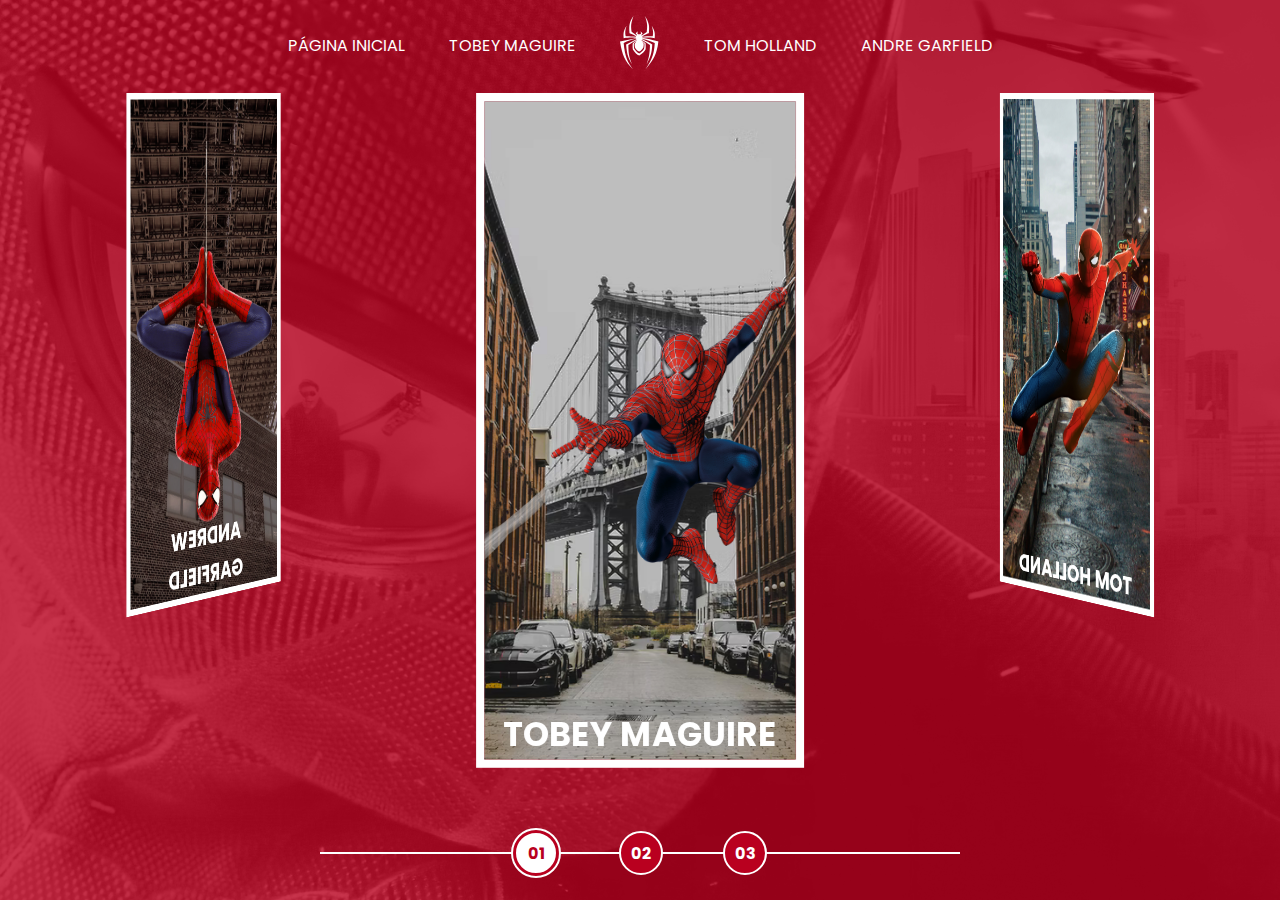
<file: index.html>
<!DOCTYPE html>
<html lang="en">
  <head>
    <meta charset="UTF-8" />
    <meta name="viewport" content="width=device-width, initial-scale=1.0" />

    <link rel="stylesheet" href="../assets/css/home-page-styles.css" />

    <script src="../assets/scripts/script.js"></script>

    <title>Spider-Man | Multiversos</title>
  </head>
  <body>
    <nav class="s-menu">
      <ul>
        <li class="s-menu__item">
          <a href="/">Página Inicial</a>
        </li>
        <li class="s-menu__item">
          <a href="#">Tobey Maguire</a>
        </li>
        <li class="s-menu__item s-menu__icon">
          <img
            src="../assets/Images/icons/spider.svg"
            alt="Spider-Man Multiverso"
          />
        </li>
        <li class="s-menu__item">
          <a href="#">Tom Holland</a>
        </li>
        <li class="s-menu__item">
          <a href="/">Andre Garfield</a>
        </li>
      </ul>
    </nav>
    <div class="s-container">
      <div class="s-cards-carousel" style="transform: translateZ(-40vw) rotateY(0deg);">
        <a href="./pages/tobey-maguire/spiderman1.html" class="s-card" id="spider-man-01">
          <img class="s-card__background" src="../assets/Images/pic-sm-bg-01.jpg" />
          <img class="s-card__image" src="/assets/Images/spider-man-01.png" alt="Tobey Maguire"/>
          <h2 class="s-card__title">Tobey Maguire</h2>
        </a>
        <a href="/pages/tom-holland/" class="s-card" id="spider-man-02">
          <img class="s-card__background" src="../assets/Images/pic-sm-bg-02.jpg" />
          <img class="s-card__image" src="../assets/Images/spider-man-02.png" alt="Tom Holland"/>
          <h2 class="s-card__title">Tom Holland</h2>
        </a>
        <a href="/pages/andrew-garfield/" class="s-card" id="spider-man-03">
          <img class="s-card__background" src="../assets/Images/pic-sm-bg-03.jpg" />
          <img class="s-card__image" src="../assets/Images/spider-man-03.png" alt="Andrew Garfield"/>
          <h2 class="s-card__title">Andrew Garfield</h2>
        </a>
      </div>
    </div>

    <div class="s-controller">
      <div id="1" onclick="selectCarouselItem(this)" class="s-controller__button s-controller__button--active">01</div>
      <div id="2" onclick="selectCarouselItem(this)" class="s-controller__button">02</div>
      <div id="3" onclick="selectCarouselItem(this)" class="s-controller__button">03</div>
      <div class="s-controller__line"></div>
    </div>
  </body>
</html>
</file>
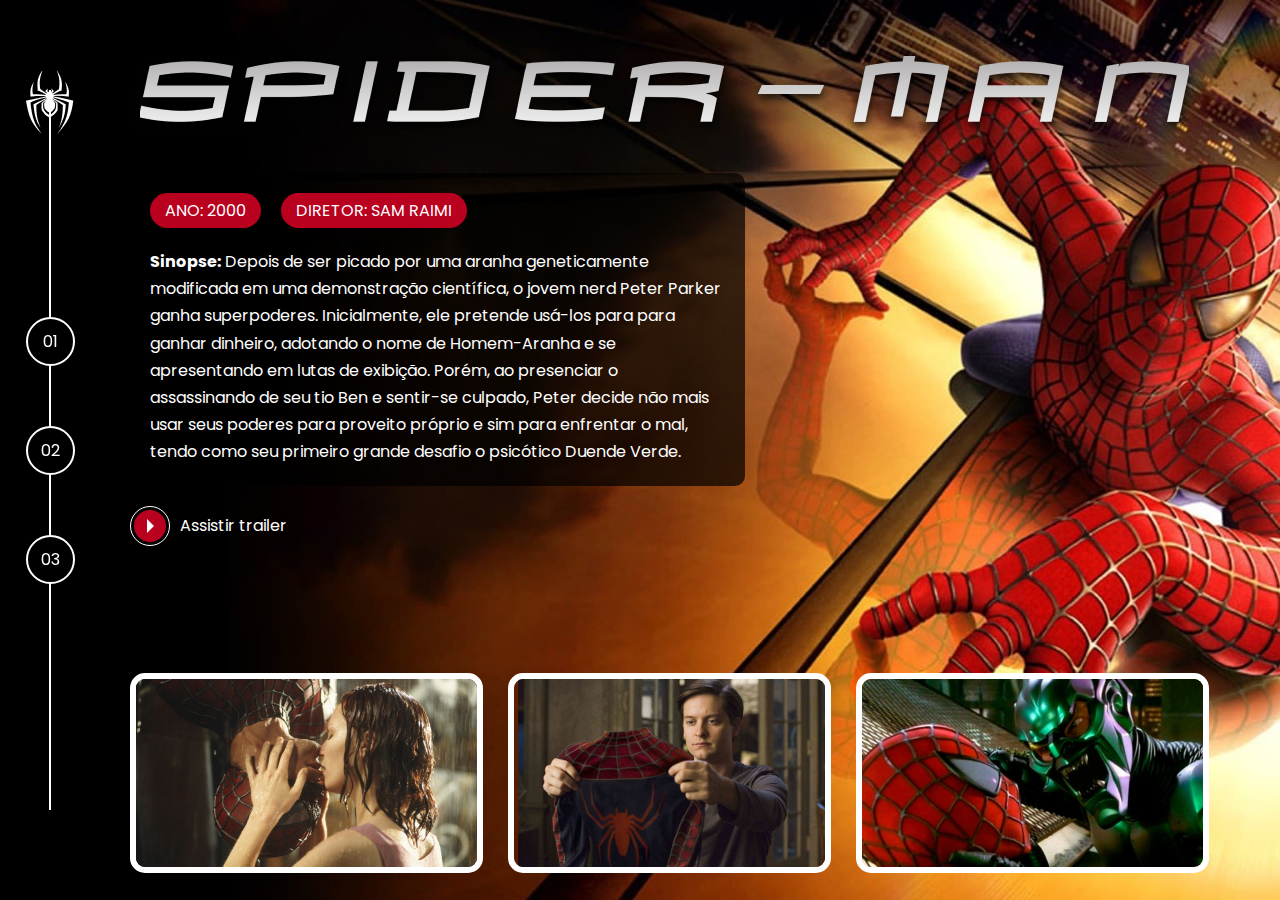
<file: pages/tobey-maguire/spiderman1.html>
<!DOCTYPE html>
<html lang="en">
  <head>
    <meta charset="UTF-8" />
    <meta name="viewport" content="width=device-width, initial-scale=1.0" />
    <link rel="stylesheet" href="../../assets/css/internal.css" />
    <link
      rel="stylesheet"
      href="https://cdn.jsdelivr.net/npm/@fancyapps/ui@4.0/dist/fancybox.css"
    />
    <title>Multiverso | Spiderman</title>
  </head>
  <body>
    <div class="s-wrapper">
      <div class="s-left-column">
        <nav class="navigator">
          <div class="navigator__icon">
            <a href="../../index.html">
              <img src="../../assets/Images/icons/spiderman1.png" />
            </a>
          </div>
          <ul>
            <li><a href="#01">01</a></li>
            <li><a href="#02">02</a></li>
            <li><a href="#03">03</a></li>
          </ul>
        </nav>
      </div>

      <div class="s-main-content s-spiderman-01-01">
        <div class="class s-main-content__top">
          <div class="s-logo">
            <img
              src="../../assets/Images/spiderman-tobey/movie-01/logo.png"
              alt="Spiderman (2002)"
              title="Spiderman (2002)"
            />
          </div>

          <div class="s-description">
            <div class="pills">
              <ul>
                <li>Ano: 2000</li>
                <li>Diretor: Sam Raimi</li>
              </ul>
            </div>
            <div class="s-description__text">
              <p>
                <strong>Sinopse:</strong>&nbsp;Depois de ser picado por uma
                aranha geneticamente modificada em uma demonstração científica,
                o jovem nerd Peter Parker ganha superpoderes. Inicialmente, ele
                pretende usá-los para para ganhar dinheiro, adotando o nome de
                Homem-Aranha e se apresentando em lutas de exibição. Porém, ao
                presenciar o assassinando de seu tio Ben e sentir-se culpado,
                Peter decide não mais usar seus poderes para proveito próprio e
                sim para enfrentar o mal, tendo como seu primeiro grande desafio
                o psicótico Duende Verde.
              </p>
            </div>
          </div>

          <div class="s-links">
            <ul>
              <li>
                <a
                  href="https://www.youtube.com/watch?v=t06RUxPbp_c"
                  class="link-button"
                  target="_blank"
                >
                  <span class="icon">
                    <div class="play-icon">&nbsp;</div>
                  </span>
                  <span class="label"> Assistir trailer </span>
                </a>
              </li>
            </ul>
          </div>
        </div>
        <div class="s-main-content__bottom">
          <div class="gallery">
            <ul>
              <li>
                <a data-fancybox href="../../assets/images/spiderman-tobey/movie-01/gallery/image-01-full.jpg"
                  ><img
                    src="../../assets/Images/spiderman-tobey/movie-01/gallery/image-01.png"
                    alt=""
                /></a>
              </li>
              <li>
                <a data-fancybox href="../../assets/images/spiderman-tobey/movie-01/gallery/image-02-full.jpg"
                  ><img
                    src="../../assets/Images/spiderman-tobey/movie-01/gallery/image-02.png"
                    alt=""
                /></a>
              </li>
              <li>
                <a data-fancybox href="../../assets/images/spiderman-tobey/movie-01/gallery/image-03-full.jpg"
                  ><img
                    src="../../assets/Images/spiderman-tobey/movie-01/gallery/image-03.png"
                    alt=""
                /></a>
              </li>
            </ul>
          </div>
        </div>
      </div>
    </div>
    <script src="https://cdn.jsdelivr.net/npm/@fancyapps/ui@4.0/dist/fancybox.umd.js"></script>
    <script>
      //  JavaScript will go here
    </script>
</body>
</html>
</file>
<file: assets/css/home-page-styles.css>
@import url('../../assets/css/reset.css');
@import url('../../assets/css/global.css');

body {
  background-color: var(--primary-color);
}

body::before {
  content: "";
  background-image: url('../../assets/Images/spider-man-background.jpg');
  background-repeat: no-repeat;
  background-position: center;
  background-size: cover;
  width: 100%;
  height: 100%;
  position: absolute;
  opacity: 0.2;
  transition: background-image 1s ease-in-out, opacity 1s ease-in-out;
}

.s-menu {
  padding: 1rem 0;
  width: 100%;
  text-align: center;
  position: relative;
}

.s-menu__item {
  display: inline-block;
  text-transform: uppercase;
  margin: 0 1.25rem;
}

.s-menu__icon {
  width: 2.5rem;
  margin: 0 1.25rem;
  vertical-align: middle;
}

.s-container {
  position: relative;
  display: flex;
  align-items: center;
  justify-content: space-evenly;
  perspective: 3000px;
}

.s-card {
  border: 0.5rem solid white;
  width: 100%;
  height: 70vh;
  position: absolute;
  transition: filter .5s ease-in-out;
}

.s-card:nth-child(1) {
  transform: rotate(0deg) translateZ(50vw);
}

.s-card:nth-child(2) {
  transform: rotateY(120deg) translateZ(50vw);
}

.s-card:nth-child(3) {
  transform: rotateY(240deg) translateZ(50vw);
}

.s-card__background {
  width: 100%;
  height: 100%;
  object-fit: cover;
  position: absolute;
  opacity: 1;
  transition: opacity 1s ease-in-out;
}

.s-card__image {
  width: 100%;
  height: 100%;
  object-fit: contain;
  position: relative;
  transition: 1s ease-in-out;
}

.s-card__title {
  font-size: 2rem;
  text-transform: uppercase;
  text-align: center;
  position: absolute;
  width: 100%;
  bottom: 0;
  transition: bottom 1s ease-in-out;
}

.s-controller {
  position: absolute;
  display: flex;
  justify-content: center;
  align-items: center;
  margin-top: 3rem;
  bottom: 1.5rem;
  width: 100%;
}

.s-controller__button {
  display: flex;
  align-items: center;
  justify-content: center;
  width: 2.5rem;
  height: 2.5rem;
  border: 2px solid white;
  border-radius: 50%;
  background-color: var(--primary-color);
  text-align: center;
  font-size: 1rem;
  font-weight: bold;
  cursor: pointer;
  z-index: 1;
  transition: transform 0.3s ease-in-out;
}

.s-controller__button:hover {
  transform: scale(1.1);
}

.s-controller__button:nth-child(2) {
  margin: 0 3.75rem;
}

.s-controller__button--active {
  background-color: white;
  color: var(--primary-color);
  border: 0.1875rem solid var(--primary-color);
  outline: 0.125rem solid white;
}

.s-controller__line {
  background-color: white;
  width: 50%;
  height: 2px;
  position: absolute;
}

/* hover animation */

.s-card--hovered .s-card__background {
  cursor: pointer;
  opacity: 0;
}

.s-card--hovered .s-card__image {
  transform: scale(1.4);
  filter: drop-shadow(30px 10px 4px rgba(0, 0, 0, .5))
}

body#spider-man-01-hovered::before {
  background-image: url('../../assets/Images/pic-sm-bg-01.jpg');
}

body#spider-man-02-hovered::before {
  background-image: url('../../assets/Images/pic-sm-bg-02.jpg');
}

body#spider-man-03-hovered::before {
  background-image: url('../../assets/Images/pic-sm-bg-03.jpg');
}

body[id^="spider-man-"]::before {
  opacity: 1;
}

body[id^="spider-man-"] .s-card:not(.s-card--hovered) {
  filter: grayscale(100%);
}

.s-card--hovered .s-card__title {
  bottom: 50%;
}

.s-cards-carousel {
  display: flex;
  justify-content: center;
  width: calc(100vw / 3 - 10%);
  transform-style: preserve-3d;
  transition: transform 0.4s ease-in;
}
</file>
<file: assets/css/internal.css>
@import url('../css/reset.css');
@import url('../css/global.css');
@import url('../css/components/_navigator.css');
@import url('../css/components/_pills.css');
@import url('../css/components/_link-button.css');
@import url('../css/components/_gallery.css');

.s-wrapper {
  display: flex;
  height: 100vh;
  flex-flow: row nowrap;
  background-color: aqua;
}

.s-wrapper video {
  position: fixed;
  width: 100%;

}

.s-wrapper .s-left-column {
  width: 100px;
  height: 100vh;
  display: flex;
  justify-content: center;
  align-items: center;
  position: fixed;
  padding-right: 50px;
  left: 0;
  top: 0;
  z-index: 1;
}

.s-wrapper .s-main-content {
  height: 100%;
  width: 100%;
  padding-left: 130px; 
  position: relative;
}

.s-wrapper .s-main-content__top {
  height: 80vh;
  display: flex;
  flex-direction: column;
  justify-content: flex-start;
}

.s-wrapper .s-main-content__bottom {
  height: 20vh;
  display: flex;
  flex-direction: column;
  justify-content: flex-end;
}

.s-wrapper .s-main-content .s-logo img {
  margin-top: 50px;
  margin-left: 0;
  margin-bottom: 30px;
}

.s-wrapper .s-main-content__top .s-description {
  background-color: rgba(0,0,0,.7);
  max-width: 50%;
  padding: 20px;
  border-radius: 10px;
}

.s-wrapper .s-main-content__top .s-description .s-description__text p {
  color: white;
  line-height: 170%;
}

.s-wrapper .s-main-content__top  .s-description .pills {
  margin-bottom: 20px;
}

.s-wrapper .s-main-content .s-links {
  padding: 20px;
  padding-left: 0;
}

.s-wrapper .s-main-content .s-links ul {
  display: flex;
  flex-direction: row;
}

.s-spiderman-01-01 {
  background-image: url('../Images/spiderman-tobey/movie-01/background.png');
  background-size: cover;
}

.s-spiderman-01-02 {
  background-image: url('../Images/spiderman-tobey/movie-02/background.png');
  background-size: cover;
}

.s-spiderman-01-03{
  background-image: url('../Images/spiderman-tobey/movie-03/background.png');
  background-size: cover;
}
</file>
